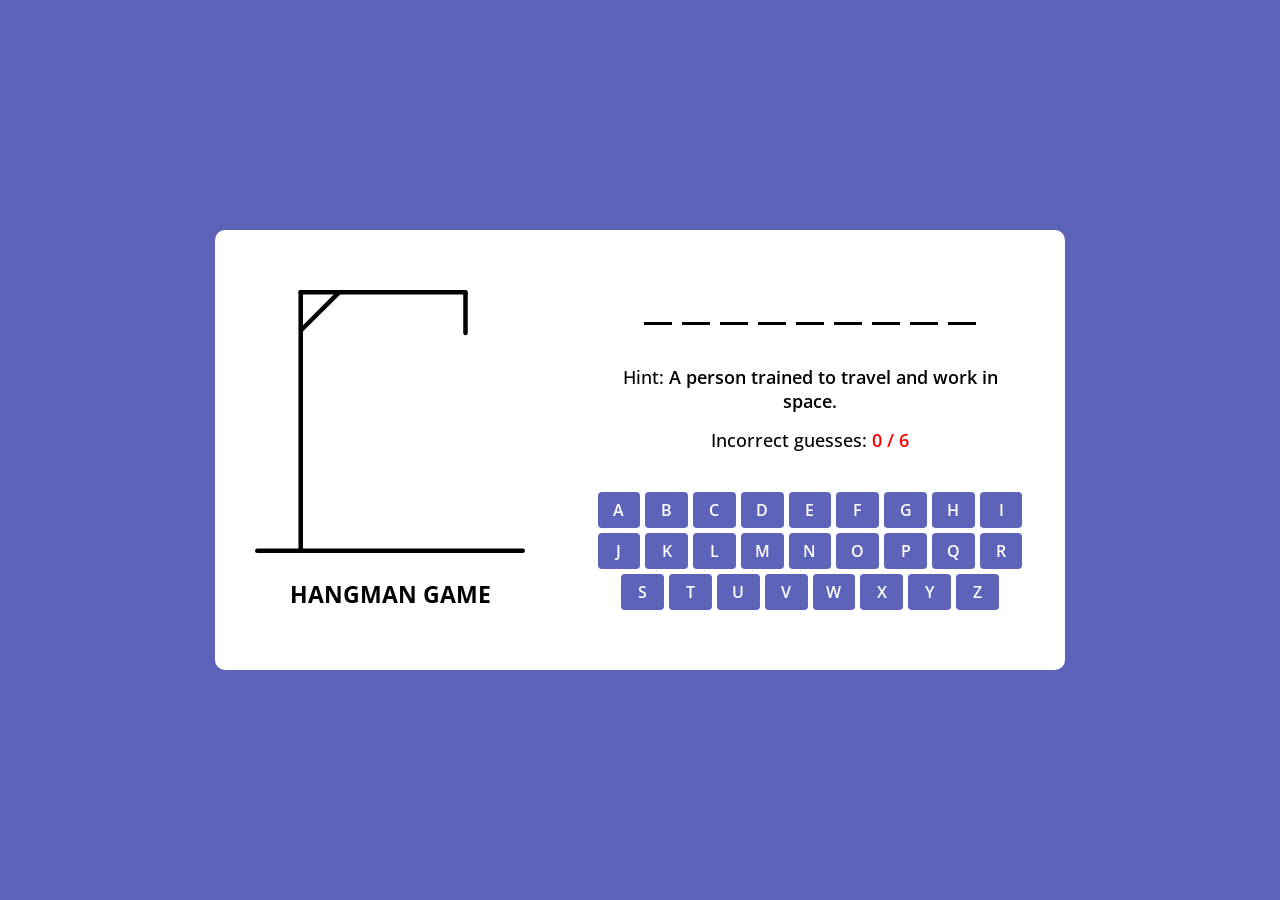
<file: hangman/index.html>
<!DOCTYPE html>
<html lang="en">
<head>
  <meta charset="UTF-8">
  <meta name="viewport" content="width=device-width, initial-scale=1.0">
  <title>Hangman</title>
  <link rel="preconnect" href="https://fonts.googleapis.com">
  <link rel="preconnect" href="https://fonts.gstatic.com" crossorigin>
  <link href="https://fonts.googleapis.com/css2?family=Open+Sans:wght@400;500;600;700&display=swap" rel="stylesheet">
  <link rel="stylesheet" href="style.css">
  <link rel="stylesheet" href="style768.css">
</head>
<body>
  <script src="words.js" defer></script>
  <script src="main.js" defer></script>
</body>
</html>
</file>
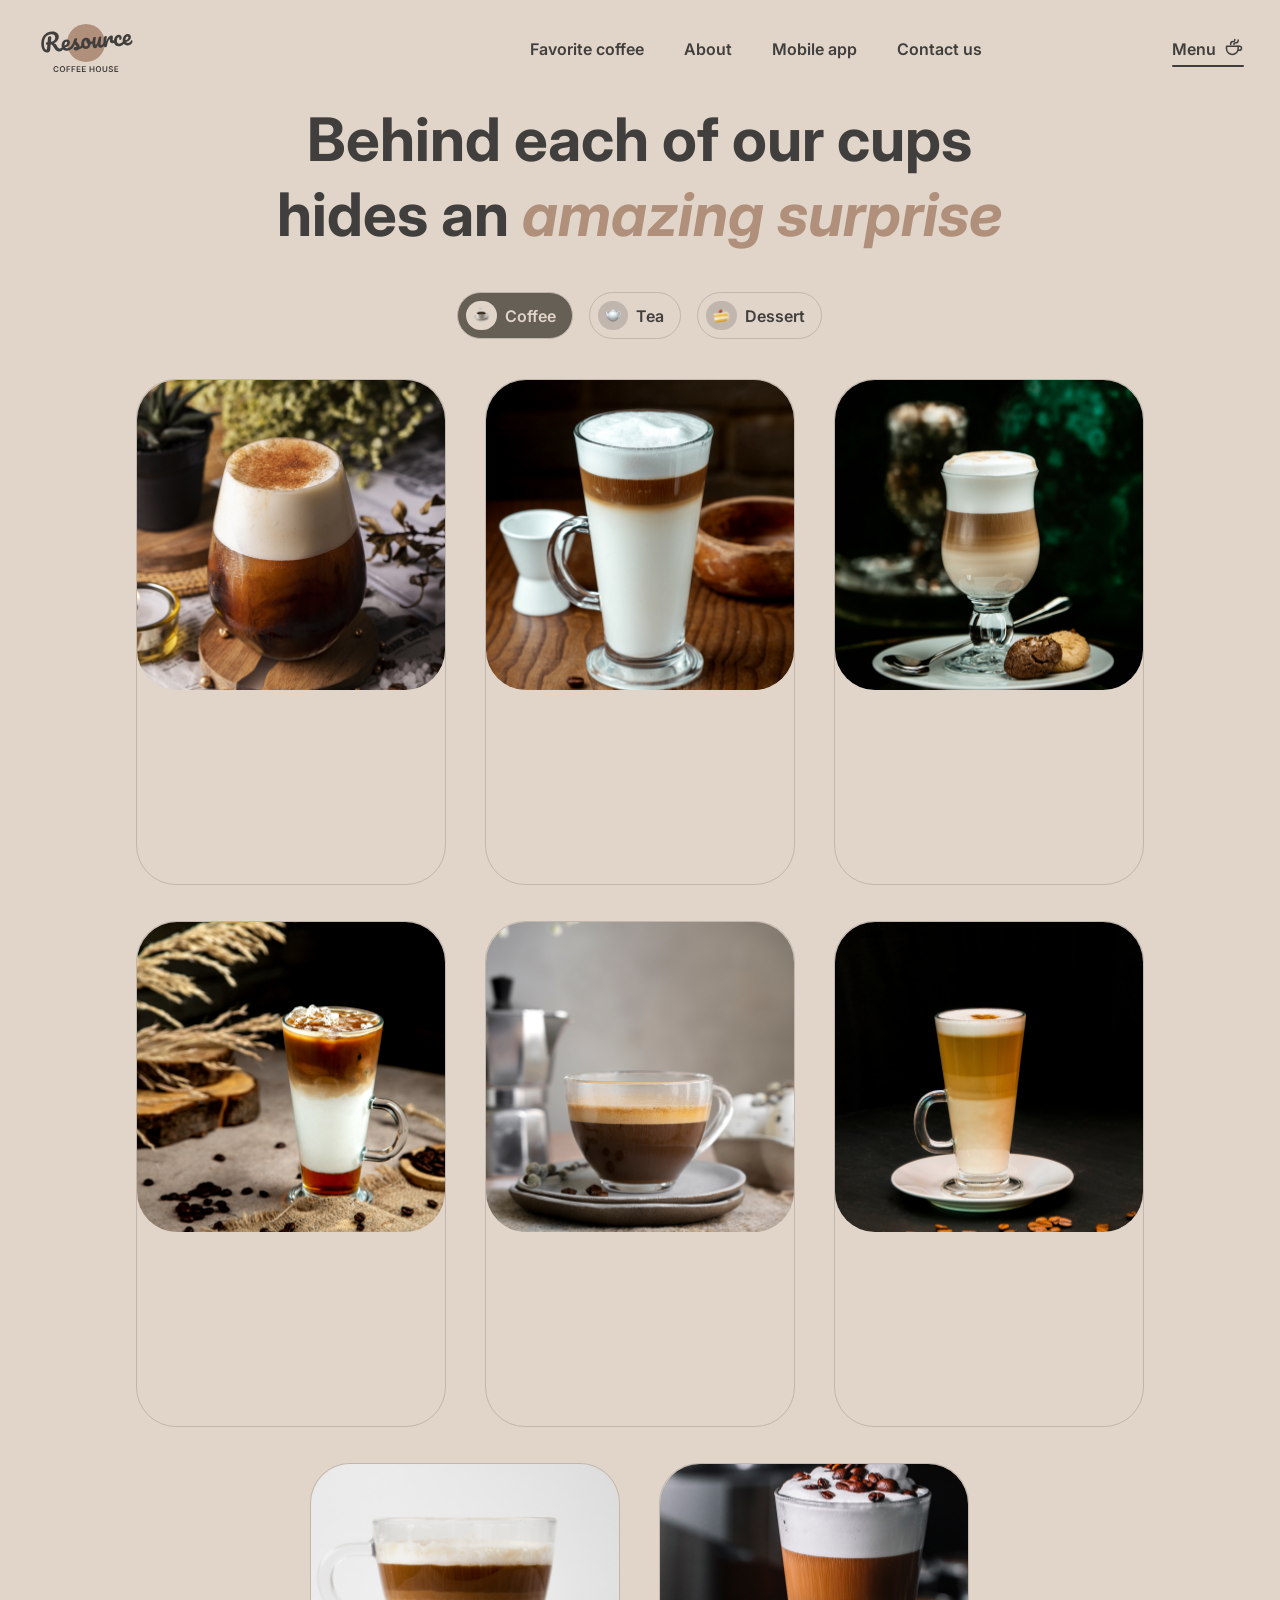
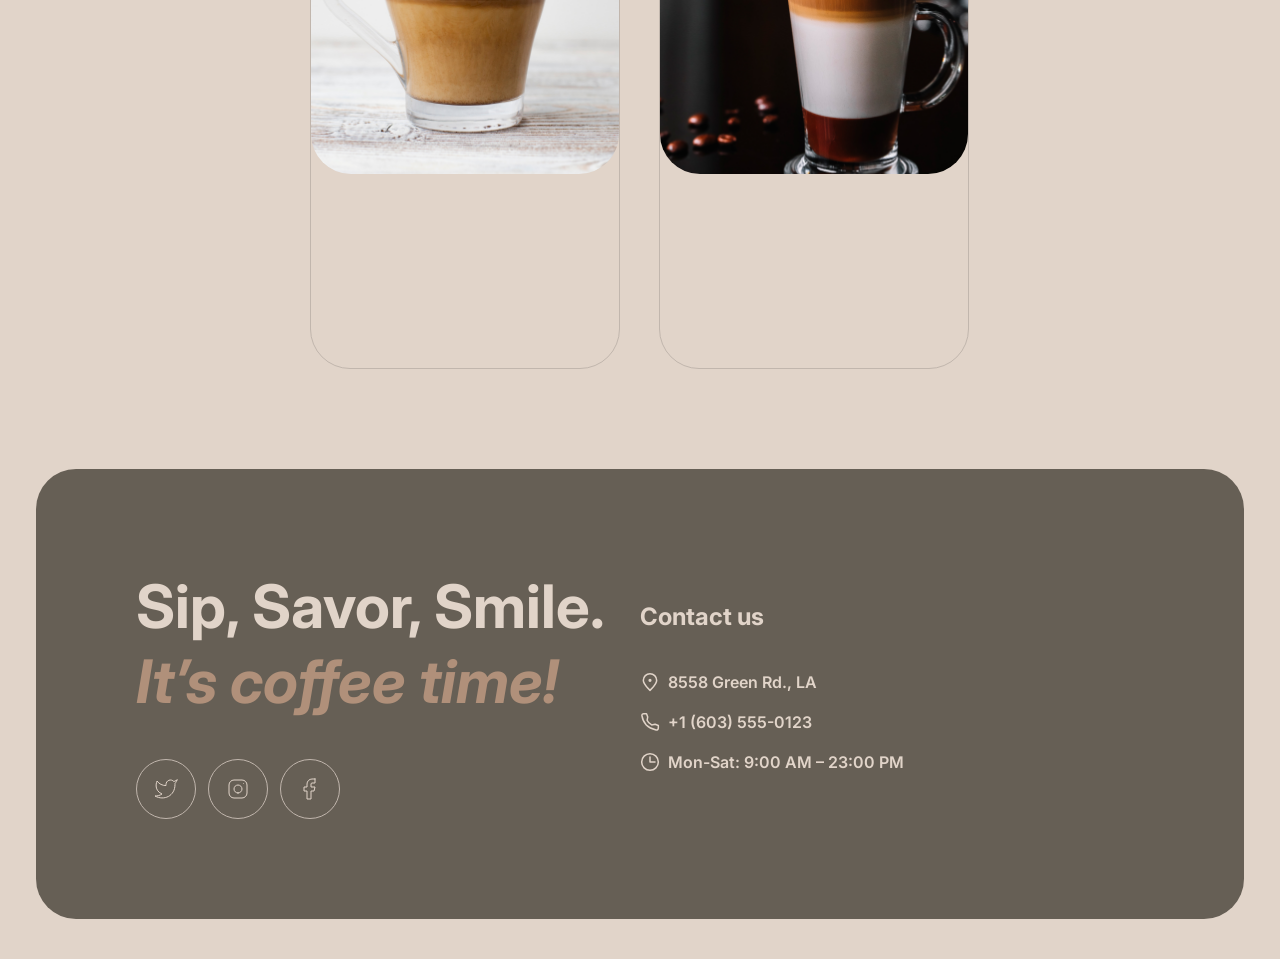
<file: coffee-house/pages/menu/indexMenu.html>
<!DOCTYPE html>
<html lang="en">
<head>
    <meta charset="UTF-8">
    <meta name="viewport" content="width=device-width, initial-scale=1.0">
    <title>Coffee House</title>
    <link rel="shortcut icon" href="../../assets/iconsImg/logo.svg" type="image/x-icon">
    <link rel="preconnect" href="https://fonts.googleapis.com">
    <link rel="preconnect" href="https://fonts.gstatic.com" crossorigin>
    <link href="https://fonts.googleapis.com/css2?family=Inter:wght@400;600&display=swap" rel="stylesheet">
    <!-- <link rel="stylesheet" href="styles/normalise.css"> -->
    <link rel="stylesheet" href="styles/styleMenu.css">
    <link rel="stylesheet" href="styles/styleMenu768.css">
    <link rel="stylesheet" href="styles/styleMenu380.css">
</head>
<body class="body">
    <!-- ================================ +Modal Window+ ================================-->
    <div class="modal-window__background">
        <div class="modal-window__wrapper">
            <div class="modal-window__container">
                <div class="modal-window__preview">
                    <div class="preview-box">
                        <img src="../../assets/smallImg/0.png" alt="preview">
                    </div>
                </div>

                <div class="modal-window__description">
                    <div class="description__title-box">
                        <p class="title-name">Irish coffee</p>
                        <p class="title-description">Fragrant black coffee with Jameson Irish whiskey and whipped milk</p>
                    </div>
                    
                    <div class="description__size">
                        <p class="size-text">Size</p>

                        <div class="size-buttons">
                            <div class="size-button__block">
                                <input type="radio" name="sizeButton" id="sizeS" class="size-button__input" checked>
                                <label class="button-block__label" for="sizeS">
                                    <span class="block-label__letter block-label__img">
                                        <span class="block-image">
                                            <span class="size-letter">S</span>
                                        </span>
                                    </span>
    
                                    <span class="block-label__text">
                                        <span class="block-text">200 ml</span>
                                    </span>
                                </label>                          
                            </div>
    
                            <div class="size-button__block">
                                <input type="radio" name="sizeButton" id="sizeM" class="size-button__input">
                                <label class="button-block__label" for="sizeM">
                                    <span class="block-label__letter block-label__img">
                                        <span class="block-image">
                                            <span class="size-letter">M</span>
                                        </span>
                                    </span>
    
                                    <span class="block-label__text">
                                        <span class="block-text">300 ml</span>
                                    </span>
                                </label>                           
                            </div>
    
                            <div class="size-button__block">
                                <input type="radio" name="sizeButton" id="sizeL" class="size-button__input">
                                <label class="button-block__label" for="sizeL">
                                    <span class="block-label__letter block-label__img">
                                        <span class="block-image">
                                            <span class="size-letter">L</span>
                                        </span>
                                    </span>
    
                                    <span class="block-label__text">
                                        <span class="block-text">400 ml</span>
                                    </span>
                                </label>                        
                            </div>
                        </div>
                    </div>

                    <div class="description__additives">
                        <p class="additives-text">Additives</p>

                        <div class="additives-buttons">
                            <div class="additives-button__block">
                                <input type="checkbox" name="additivesButton" id="1" class="additives-button__input">
                                <label class="button-block__label" for="1">
                                    <span class="block-label__letter block-label__img">
                                        <span class="block-image">
                                            <span class="size-letter">1</span>
                                        </span>
                                    </span>
    
                                    <span class="block-label__text">
                                        <span class="block-text">Sugar</span>
                                    </span>
                                </label>                          
                            </div>
    
                            <div class="additives-button__block">
                                <input type="checkbox" name="additivesButton" id="2" class="additives-button__input">
                                <label class="button-block__label" for="2">
                                    <span class="block-label__letter block-label__img">
                                        <span class="block-image">
                                            <span class="size-letter">2</span>
                                        </span>
                                    </span>
    
                                    <span class="block-label__text">
                                        <span class="block-text">Cinnamon</span>
                                    </span>
                                </label>                           
                            </div>
    
                            <div class="additives-button__block">
                                <input type="checkbox" name="additivesButton" id="3" class="additives-button__input">
                                <label class="button-block__label" for="3">
                                    <span class="block-label__letter block-label__img">
                                        <span class="block-image">
                                            <span class="size-letter">3</span>
                                        </span>
                                    </span>
    
                                    <span class="block-label__text">
                                        <span class="block-text">Syrup</span>
                                    </span>
                                </label>                        
                            </div>
                        </div>
                    </div>

                    <div class="description__total">
                        <p class="total-text">Total</p>
                        <p class="total-price">$<span class="price-number">7.00</span></p>
                    </div>

                    <div class="description__alert">
                        <div class="alert__image-block">
                            <div class="alert-image">
                                <img src="../../assets/iconsImg/info-empty.svg" alt="alert">
                            </div>
                        </div>

                        <p class="alert-text">The cost is not final. Download our mobile app to see the final price and place your order. Earn loyalty points and enjoy your favorite coffee with up to 20% discount.</p>
                    </div>

                    <div class="description__button-close">
                        <div class="button-close__text">
                            <p>Close</p>
                        </div>
                    </div>
                </div>
            </div>
        </div>
    </div>
    <!-- ================================ -Modal Window- ================================-->


    <div class="wrapper-1440">
        <header class="header">
            <div class="wrapper">
                <section class="heading">
                    <h1 class="heading__logo-container">
                        <a href="../../index.html" class="heading-logo__link">
                            <!-- <div class="logo-link__img"> -->
                                <img src="../../assets/iconsImg/logo.svg" alt="logo">
                            <!-- </div> -->
                        </a>
                    </h1>

                    <div class="heading__nav-container">
                        <nav class="nav-block">
                            <ul class="nav-block__list">
                                <li class="list-item">
                                    <a href="../../index.html#favorite" class="list-item__link">
                                        <p class="item-link__text">Favorite coffee</p>
                                    </a>
                                </li>

                                <li class="list-item">
                                    <a href="../../index.html#about" class="list-item__link">
                                        <p class="item-link__text">About</p>
                                    </a>
                                </li>

                                <li class="list-item">
                                    <a href="../../index.html#mobile" class="list-item__link">
                                        <p class="item-link__text">Mobile app</p>
                                    </a>
                                </li>

                                <li class="list-item">
                                    <a href="#contact" class="list-item__link">
                                        <p class="item-link__text">Contact us</p>
                                    </a>
                                </li>

                                <li class="list-item">
                                    <div class="heading__menu-container">
                                        <div class="menu-block">
                                            <a href="#" class="menu-block__link">
                                                <div class="block-link__text"><p class="link-text">Menu</p></div>
                                                <div class="block-link__img"><img src="../../assets/iconsImg/coffee-cup.svg" alt="cup" class="link-img"></div>
                                            </a>
                                        </div>
                                    </div>
                                </li>
                            </ul>
                        </nav>
                    </div>

                    <div class="heading__burger-button-conteiner">
                        <div class="heading__burger-button">
                            <div class="burger-button__line">
               
                            </div>
                        </div>
                    </div>
                </section>
            </div>
        </header>

        <main class="main">
            <div class="wrapper">
                <section class="menu">
                    <h2 class="menu-header">Behind each of our cups hides an <span class="text-accent">amazing surprise</span></h2>

                    <div class="menu-buttons">
                        <div class="menu-button__block">
                            <input type="radio" name="menuButton" id="coffee" class="menu-button__input" checked>
                            <label class="button-block__label" for="coffee">
                                <span class="block-label__img">
                                    <span class="block-image">
                                        <img src="../../assets/iconsImg/cup.svg" alt="cup">
                                    </span>
                                </span>

                                <span class="block-label__text">
                                    <span class="block-text">Coffee</span>
                                </span>
                            </label>                          
                        </div>

                        <div class="menu-button__block">
                            <input type="radio" name="menuButton" id="tea" class="menu-button__input">
                            <label class="button-block__label" for="tea">
                                <span class="block-label__img">
                                    <span class="block-image">
                                        <img src="../../assets/iconsImg/kettle.svg" alt="kettle">
                                    </span>
                                </span>

                                <span class="block-label__text">
                                    <span class="block-text">Tea</span>
                                </span>
                            </label>                           
                        </div>

                        <div class="menu-button__block">
                            <input type="radio" name="menuButton" id="dessert" class="menu-button__input">
                            <label class="button-block__label" for="dessert">
                                <span class="block-label__img">
                                    <span class="block-image">
                                        <img src="../../assets/iconsImg/dessert.svg" alt="dessert">
                                    </span>
                                </span>

                                <span class="block-label__text">
                                    <span class="block-text">Dessert</span>
                                </span>
                            </label>                        
                        </div>
                    </div>

                    <div class="menu__grid-container">
                        <!-- <div class="menu-container"> -->
                            <div class="menu-container__coffee menu-block active-menu-container">

                                <div class="card-block">
                                    <div class="block-img"></div>
                                    <div class="block-info">
                                        <p class="info-name"></p>
                                        <p class="info-description"></p>
                                        <p class="info-price"></p>
                                    </div>
                                </div>

                                <div class="card-block">
                                    <div class="block-img"></div>
                                    <div class="block-info">
                                        <p class="info-name"></p>
                                        <p class="info-description"></p>
                                        <p class="info-price"></p>
                                    </div>
                                </div>

                                <div class="card-block">
                                    <div class="block-img"></div>
                                    <div class="block-info">
                                        <p class="info-name"></p>
                                        <p class="info-description"></p>
                                        <p class="info-price"></p>
                                    </div>
                                </div>

                                <div class="card-block">
                                    <div class="block-img"></div>
                                    <div class="block-info">
                                        <p class="info-name"></p>
                                        <p class="info-description"></p>
                                        <p class="info-price"></p>
                                    </div>
                                </div>

                                <div class="card-block">
                                    <div class="block-img"></div>
                                    <div class="block-info">
                                        <p class="info-name"></p>
                                        <p class="info-description"></p>
                                        <p class="info-price"></p>
                                    </div>
                                </div>

                                <div class="card-block">
                                    <div class="block-img"></div>
                                    <div class="block-info">
                                        <p class="info-name"></p>
                                        <p class="info-description"></p>
                                        <p class="info-price"></p>
                                    </div>
                                </div>

                                <div class="card-block">
                                    <div class="block-img"></div>
                                    <div class="block-info">
                                        <p class="info-name"></p>
                                        <p class="info-description"></p>
                                        <p class="info-price"></p>
                                    </div>
                                </div>

                                <div class="card-block">
                                    <div class="block-img"></div>
                                    <div class="block-info">
                                        <p class="info-name"></p>
                                        <p class="info-description"></p>
                                        <p class="info-price"></p>
                                    </div>
                                </div>
                            </div>

                            <div class="menu-container__tea menu-block">
                                <div class="card-block">
                                    <div class="block-img"></div>
                                    <div class="block-info">
                                        <p class="info-name"></p>
                                        <p class="info-description"></p>
                                        <p class="info-price"></p>
                                    </div>
                                </div>

                                <div class="card-block">
                                    <div class="block-img"></div>
                                    <div class="block-info">
                                        <p class="info-name"></p>
                                        <p class="info-description"></p>
                                        <p class="info-price"></p>
                                    </div>
                                </div>

                                <div class="card-block">
                                    <div class="block-img"></div>
                                    <div class="block-info">
                                        <p class="info-name"></p>
                                        <p class="info-description"></p>
                                        <p class="info-price"></p>
                                    </div>
                                </div>

                                <div class="card-block">
                                    <div class="block-img"></div>
                                    <div class="block-info">
                                        <p class="info-name"></p>
                                        <p class="info-description"></p>
                                        <p class="info-price"></p>
                                    </div>
                                </div>
                            </div>

                            <div class="menu-container__dessert menu-block">
                                <div class="card-block">
                                    <div class="block-img"></div>
                                    <div class="block-info">
                                        <p class="info-name"></p>
                                        <p class="info-description"></p>
                                        <p class="info-price"></p>
                                    </div>
                                </div>

                                <div class="card-block">
                                    <div class="block-img"></div>
                                    <div class="block-info">
                                        <p class="info-name"></p>
                                        <p class="info-description"></p>
                                        <p class="info-price"></p>
                                    </div>
                                </div>

                                <div class="card-block">
                                    <div class="block-img"></div>
                                    <div class="block-info">
                                        <p class="info-name"></p>
                                        <p class="info-description"></p>
                                        <p class="info-price"></p>
                                    </div>
                                </div>

                                <div class="card-block">
                                    <div class="block-img"></div>
                                    <div class="block-info">
                                        <p class="info-name"></p>
                                        <p class="info-description"></p>
                                        <p class="info-price"></p>
                                    </div>
                                </div>

                                <div class="card-block">
                                    <div class="block-img"></div>
                                    <div class="block-info">
                                        <p class="info-name"></p>
                                        <p class="info-description"></p>
                                        <p class="info-price"></p>
                                    </div>
                                </div>

                                <div class="card-block">
                                    <div class="block-img"></div>
                                    <div class="block-info">
                                        <p class="info-name"></p>
                                        <p class="info-description"></p>
                                        <p class="info-price"></p>
                                    </div>
                                </div>

                                <div class="card-block">
                                    <div class="block-img"></div>
                                    <div class="block-info">
                                        <p class="info-name"></p>
                                        <p class="info-description"></p>
                                        <p class="info-price"></p>
                                    </div>
                                </div>

                                <div class="card-block">
                                    <div class="block-img"></div>
                                    <div class="block-info">
                                        <p class="info-name"></p>
                                        <p class="info-description"></p>
                                        <p class="info-price"></p>
                                    </div>
                                </div>                            
                            </div>
                        <!-- </div> -->
                    </div>

                    <div class="menu__refresh-button-container active-block">
                        <div class="refresh-button__block">
                            <div class="refresh-button-image">
                                <svg width="24" height="24" viewBox="0 0 24 24" fill="none" xmlns="http://www.w3.org/2000/svg">
                                    <path d="M21.8883 13.5C21.1645 18.3113 17.013 22 12 22C6.47715 22 2 17.5228 2 12C2 6.47715 6.47715 2 12 2C16.1006 2 19.6248 4.46819 21.1679 8" stroke="#403F3D" stroke-linecap="round" stroke-linejoin="round"/>
                                    <path d="M17 8H21.4C21.7314 8 22 7.73137 22 7.4V3" stroke="#403F3D" stroke-linecap="round" stroke-linejoin="round"/>
                                </svg>
                            </div>
                        </div>
                    </div>
                </section>
            </div>
        </main>

        <footer class="footer" id="contact">
            <div class="wrapper">
                <section class="footer-conteiner">
                    <div class="footer-block__offer">
                        <h2 class="footer-offer__header">Sip, Savor, Smile.<span class="text-accent"> It’s coffee time!</span></h2>
                        <div class="footer-offer__links">
                            <div class="offer-link">
                                <div class="link-block"><!--<img src="assets/iconsImg/twitter-light.svg" alt="twitter" class="link-image">-->
                                    <svg width="24" height="20" viewBox="0 0 24 20" fill="none" xmlns="http://www.w3.org/2000/svg">
                                        <path d="M23 1.01006C23 1.01006 20.9821 2.20217 19.86 2.54006C19.2577 1.84757 18.4573 1.35675 17.567 1.13398C16.6767 0.911216 15.7395 0.967251 14.8821 1.29451C14.0247 1.62177 13.2884 2.20446 12.773 2.96377C12.2575 3.72309 11.9877 4.62239 12 5.54006V6.54006C10.2426 6.58562 8.50127 6.19587 6.93101 5.4055C5.36074 4.61513 4.01032 3.44869 3 2.01006C3 2.01006 -1 11.0101 8 15.0101C5.94053 16.408 3.48716 17.109 1 17.0101C10 22.0101 21 17.0101 21 5.51006C20.9991 5.23151 20.9723 4.95365 20.92 4.68006C21.9406 3.67355 23 1.01006 23 1.01006Z" stroke="#E1D4C9" stroke-linecap="round" stroke-linejoin="round"/>
                                    </svg>
                                </div>
                            </div>

                            <div class="offer-link">
                                <div class="link-block"><!--<img src="assets/iconsImg/instagram-light.svg" alt="instagram" class="link-image">-->
                                    <svg width="24" height="24" viewBox="0 0 24 24" fill="none" xmlns="http://www.w3.org/2000/svg">
                                        <path d="M12 16C14.2091 16 16 14.2091 16 12C16 9.79086 14.2091 8 12 8C9.79086 8 8 9.79086 8 12C8 14.2091 9.79086 16 12 16Z" stroke="#E1D4C9" stroke-linecap="round" stroke-linejoin="round"/>
                                        <path d="M3 16V8C3 5.23858 5.23858 3 8 3H16C18.7614 3 21 5.23858 21 8V16C21 18.7614 18.7614 21 16 21H8C5.23858 21 3 18.7614 3 16Z" stroke="#E1D4C9"/>
                                        <path d="M17.5 6.51L17.51 6.49889" stroke="#E1D4C9" stroke-linecap="round" stroke-linejoin="round"/>
                                    </svg>
                                </div>
                            </div>

                            <div class="offer-link">
                                <div class="link-block"><!--<img src="assets/iconsImg/facebook-light.svg" alt="facebook" class="link-image">-->
                                    <svg width="13" height="22" viewBox="0 0 13 22" fill="none" xmlns="http://www.w3.org/2000/svg">
                                        <path d="M12 1H9C7.67392 1 6.40215 1.52678 5.46447 2.46447C4.52678 3.40215 4 4.67392 4 6V9H1V13H4V21H8V13H11L12 9H8V6C8 5.73478 8.10536 5.48043 8.29289 5.29289C8.48043 5.10536 8.73478 5 9 5H12V1Z" stroke="#E1D4C9" stroke-linecap="round" stroke-linejoin="round"/>
                                    </svg>
                                </div>
                            </div>
                        </div>
                    </div>

                    <div class="footer-block__contacts">
                        <h5 class="footer-contacts__header">Contact us</h5>
                        <div class="footer-contacts__item">
                            <a href="https://maps.app.goo.gl/dQ5XHi9CBuxwGQFS7" class="contacts-item">
                                <img src="../../assets/iconsImg/pin-alt.svg" alt="pin" class="item-img">
                                <p class="item-text">8558 Green Rd.,  LA</p>
                            </a> 
                        </div>

                        <div class="footer-contacts__item">
                            <a href="tel:+1(603)555-0123" class="contacts-item">
                                <img src="../../assets/iconsImg/phone.svg" alt="phone" class="item-img">
                                <p class="item-text">+1 (603) 555-0123</p>
                            </a>
                        </div>

                        <div class="footer-contacts__item">
                            <div class="contacts-item">
                                <img src="../../assets/iconsImg/clock.svg" alt="clock" class="item-img">
                                <p class="item-text">Mon-Sat: 9:00 AM – 23:00 PM</p>
                            </div>
                        </div>
                    </div>
                </section>
            </div>
        </footer>
    </div>

    <script type="module" src="scripts/menu.js"></script>
</body>
</html>
</file>
<file: hangman/style.css>
*
{
  margin: 0;
  padding: 0;
  box-sizing: border-box;
  font-family: 'Open Sans', sans-serif; 
}



body
{
  display: flex;
  align-items: center;
  justify-content: center;

  min-height: 100vh;
  padding: 0 10px;

  background: #5E63BA;
}

.main-container
{
  display: flex;
  align-items: end;
  gap: 70px;

  width: 850px;
  padding: 60px 40px;

  background: #FFFFFF;
  border-radius: 10px;
}

.hangman-box__img
{
  max-width: 270px;
}

.hangman-box__header
{
  margin-top: 20px;

  font-size: 1.45rem;
  text-align: center;
  text-transform: uppercase;
}

.words-display
{
  display: flex;
  align-items: center;
  justify-content: center;
  gap: 10px;

  list-style: none;
}

.letter
{
  width: 28px;
  margin-bottom: 40px;

  font-size: 2rem;
  font-weight: 600;
  text-transform: uppercase;
  text-align: center;

  border-bottom: 3px solid #000000;
}

.correct-guess
{
  margin: -40px 0 35px;
  border-color: transparent;
}

.hint-text,
.guesses-text,
.end-game__header
{
  margin-bottom: 15px;

  font-size: 1.1rem;
  font-weight: 500;
  text-align: center;
}

.hint-text__details,
.guesses-text__details,
.correct-word
{
  font-weight: 600;
}

.guesses-text__details
{
  color: #FF0000;
}

.keyboard
{
  display: flex;
  justify-content: center;
  gap: 5px;
  flex-wrap: wrap;

  margin-top: 40px;
}

.keyboard__btn
{
  width: calc(100% / 9 - 5px);
  padding: 7px;

  font-size: 1rem;
  font-weight: 600;
  color: #FFFFFF;
  text-transform: uppercase;

  background: #5E63BA;
  border-radius: 4px;
  border: none;

  cursor: pointer;
  outline: none;
}

.keyboard__btn[disabled]
{
  opacity: 0.6;
  pointer-events: none;
}

/* ================ + Modal Windows + ================ */
.modal-window
{
  position: fixed;
  left: 0;
  top: 0;

  width: 100%;
  height: 100%;
  padding: 0 10px;

  display: flex;
  align-items: center;
  justify-content: center;

  background: rgba(0, 0, 0, 0.6);

  opacity: 0;
  pointer-events: none;
  z-index: 999;
  transition: 0.3s;
}

.window__end-game
{
  width: 100%;
  max-width: 420px;
  padding: 30px;

  text-align: center;

  border-radius: 10px;
  background: #FFFFFF;
}

.end-game__header
{
  font-size: 1.53rem;
}

.end-game__text
{
  margin: 15px 0 30px;

  font-size: 1.15rem;
  font-weight: 500;
}

.correct-word
{
  color: #5E63BA;
}

.end-game__play-again-btn
{
  padding: 12px 23px;

  font-size: 1rem;
  font-weight: 600;
  color: #FFFFFF;
  text-transform: uppercase;

  background: #5E63BA;
  border-radius: 4px;
  border: none;

  cursor: pointer;
  outline: none;
}
/* ================ - Modal Windows - ================ */

/* ===================== + @media hover:hover + ===================== */
@media (hover: hover)
{
  .keyboard__btn:hover,
  .end-game__play-again-btn:hover
  {
    background: #8286c9;
  }
}
/* ===================== - @media hover:hover - ===================== */

/* ================ + Activators + ================ */
.active
{
  opacity: 1;
  pointer-events: auto;
}
/* ================ - Activators - ================ */
</file>
<file: hangman/style768.css>
@media (max-width: 768px)
{
  .main-container
  {
    flex-direction: column;
    align-items: center;

    padding: 30px 15px;
  }

  .hangman-box__img
  {
    max-width: 200px;
  }

  .hangman-box__header
  {
    display: none;
  }
}
</file>
<file: coffee-house/pages/menu/styles/styleMenu.css>
:root
{
    --text-dark: #403F3D;
    --text-light: #E1D4C9;
    --text-accent: #B0907A;

    --background-body: #E1D4C9;
    --background-container: #665F55;
    --background-backdrop: rgba(64, 63, 61, 0.80);

    --border-light: #C1B6AD;
    --border-dark: #665F55;

    --font-family: 'Inter', sans-serif;

    --font-weight-regular: 400;
    --font-weight-semiBold: 600;
}

/* ===================== +General+ ===================== */
*
{
    margin: 0;
    padding: 0;
    box-sizing: border-box;
    text-decoration: none;
    list-style-type: none;
}

html 
{
    scroll-behavior: smooth;
}

body
{
    font-family: var(--font-family);
    font-weight: var(--font-weight-semiBold);

    color: var(--text-dark);
    background-color: var(--background-body);
}

.wrapper-1440
{
    max-width: 1440px;
    margin: 0 auto;
}

.wrapper
{
    width: 94.44%;
    margin: 0 auto;
}

a
{
    position: relative;
    color: var(--text-dark);
}

a::after
{
    position: absolute;
    content: '';

    width: 100%;
    height: 2px;
    bottom: -4px;

    border-radius: 5px;
    background-color: var(--text-dark);

    transform: scaleX(0);
    transition: transform 0.6s
}

a:hover::after
{
    transform: scaleX(1);
}

.text-accent
{
    font-style: italic;
    color: var(--text-accent);
}

path
{
    transition: 0.6s;
}
/* ===================== -General- ===================== */

/* ===================== +Activators+ ===================== */
.active-heading
{
    position: fixed;
    top: 0;
    left: 0;
    right: 0;

    padding-left: 5.21%;
    padding-right: 5.21%;

    z-index: 999;
}

.activ-burger
{
    right: 0 !important;
}

.activ-burger__line::after
{
    top: -1px !important;
    transform: rotate(-45deg);
}

.activ-burger__line::before
{
    bottom: -1px !important;
    transform: rotate(45deg);
}

.active-offer
{
    margin-top: 101.2px !important;
}

.active-menu-container
{
    opacity: 1 !important;
    z-index: 998;
}

.active__menu-tea
{
    height: 506px;
}

.active__modal-window
{
    opacity: 1 !important;
    visibility: visible !important;
}

.disabling-scrolling
{
    overflow-y: hidden;
}
/* ===================== -Activators- ===================== */

/* ===================== +Modal Window+ ======================== */
.modal-window__background
{
    position: fixed;
    top: 0;
    bottom: 0;
    left: 0;
    right: 0;
    
    background-color: var(--background-backdrop);

    opacity: 0;
    visibility: hidden;
    transition: 0.6s;
    z-index: 1000;
}

.modal-window__wrapper
{
    display: flex;
    justify-content: center;
    align-items: center;

    width: 55.55%;
    height: 100%;
    margin: 0 auto;
}

.modal-window__container
{
    display: flex;

    width: 100%;
    padding: 16px;

    border-radius: 40px;
    background-color: var(--background-body);

    /* visibility: hidden; */
}

/* ----------------- +Preview-box+ ------------------ */
.preview-box
{
    width: 310px;
    height: 310px;
    border-radius: 40px;
    overflow: hidden;
}

.preview-box img
{
    width: 100%;
}

.modal-window__description
{
    display: flex;
    flex-direction: column;
    gap: 20px;

    padding-left: 20px;
}

.title-name
{
    font-size: 24px;
    font-weight: 600;
    line-height: 125%; /* 30px */
}

.title-description
{
    padding-top: 12px;

    font-size: 16px;
    font-weight: 400;
    line-height: 150%; /* 24px */
}

.description__size,
.description__additives
{
    display: flex;
    flex-direction: column;
    gap: 8px;
}

.size-text,
.additives-text
{
    font-size: 16px;
    font-weight: 400;
    line-height: 150%; /* 24px */
}

/* - - - - - - - - - - +Buttons Preview-box+ - - - - - - - - - - */
.size-buttons,
.additives-buttons
{
    display: flex;
    gap: 8px;
    flex-wrap: wrap;
}

.block-label__letter
{
    width: 29px;
    height: 29px;
    padding: 6px 9px 7px!important;
}

.size-letter
{
    font-size: 16px;
    font-weight: 600;
    color: var(--text-dark);
}
/* - - - - - - - - - - -Buttons Preview-box- - - - - - - - - - - */

.description__total
{
    display: flex;
    justify-content: space-between;

    font-size: 24px;
    font-weight: 600;
    line-height: 125%; /* 30px */
}

.description__alert
{
    display: flex;
    gap: 8px;

    padding: 12px 0;

    font-size: 10px;
    font-weight: 600;
    line-height: 140%; /* 14px */
}

.description__button-close
{
    display: flex;
    justify-content: center;

    padding: 10px 78px;

    font-size: 16px;
    font-weight: 600;
    line-height: 150%; /* 24px */

    border-radius: 100px;
    border: 1px solid var(--border-dark);
    transition: 0.6s;
    cursor: pointer;
}

.description__button-close:hover
{
    color: var(--text-light);
    background-color: var(--background-container);
}
/* ===================== -Modal Window- ======================== */

/* ===================== +Heading section+ ===================== */
.heading
{
    display: flex;
    justify-content: space-between;
    align-items: center;

    /* margin-top: 18px; */
    padding-top: 18px;

    font-size: 16px;
    font-style: normal;
    line-height: 150%; /* 24px */

    background-color: var(--background-body);
}

.heading-logo__link::after
{
    content: '';
    width: 0px;
    opacity: 0;
}


.nav-block__list
{
    display: flex;
    justify-content: center;
    gap: 40px;

}

.heading__menu-container
{
    margin-left: 326px;
}

.menu-block__link
{
    display: flex;
    gap: 8px;
    cursor: default;
}

.menu-block__link::after
{
    transform: scaleX(1);
}

.heading__burger-button-conteiner
{
    display: none;
    cursor: pointer;
}

.heading__burger-button
{
    display: flex;
    justify-content: center;
    align-items: center;

    width: 44px;
    height: 44px;

    border: 1px solid var(--border-dark);
    border-radius: 100px;
}

.burger-button__line
{
    position: relative;
    width: 16px;
}

.burger-button__line::after,
.burger-button__line::before
{
    position: absolute;
    content: '';

    width: 16px;
    height: 1.5px;

    border-radius: 2px;
    background-color: var(--text-dark);
    transition: 0.6s;
}

.burger-button__line::after
{
    top: -4px;
}

.burger-button__line::before
{
    bottom: -5.5px;
}
/* ===================== -Heading section- ===================== */

/* ===================== +Menu section+ ===================== */
.menu
{
    display: flex;
    flex-direction: column;
    align-items: center;
    gap: 40px;

    margin-top: 20px;
}

.menu-header
{
    width: 800px;

    text-align: center;
    font-size: 60px;
    line-height: 125%; /* 75px */
}

/* ----------------- +Buttons block+ ------------------ */
.menu-buttons
{
    display: flex;
    gap: 16px;
}

.button-block__label
{
    display: flex;
    align-items: center;
    gap: 8px;

    padding: 8px 16px 8px 8px;

    border-radius: 100px;
    border: 1px solid var(--border-light);
    cursor: pointer;
    transition: 0.6s;
}

.block-label__img
{
    display: flex;
    justify-content: center;
    align-items: center;
    padding: 6px 7px;

    border-radius: 100px;
    background-color: var(--border-light);
    transition: 0.6s;
}

.block-image
{
    height: 17px;
}

.block-text
{
    font-size: 16px;
    line-height: 150%; /* 24px */
    transition: 0.1s;
}

.button-block__label:hover,
input:checked ~ .button-block__label
{
    background-color: var(--background-container);
}

.button-block__label:hover .block-label__img,
input:checked ~ .button-block__label .block-label__img
{
    background-color: var(--background-body);
}

.button-block__label:hover,
input:checked ~ .button-block__label
{
    color: var(--text-light);
}

input
{
    display: none;
}

input:checked ~ .button-block__label
{
    cursor: default;
}
/* ----------------- =Buttons block= ------------------ */

.menu__grid-container
{
    display: grid;
    grid-template-columns: 100%;
    grid-template-rows: 100%;

    width: 100%;
}

.menu-container__coffee,
.menu-container__tea,
.menu-container__dessert
{
    display: flex;
    flex-wrap: wrap;
    column-gap: 39px;
    row-gap: 36px;

    grid-column: 1 / 2;
    grid-row: 1 / 2;

    opacity: 0;
    transition: 0.6s;
}

.card-block
{
    display: flex;
    flex-direction: column;
    width: 310px;
    height: 506px;

    border-radius: 40px;
    border: 1px solid var(--border-light);
    cursor: pointer;
}

.block-img
{
    height: 310px;
    
    border-radius: 40px;
    background-position: center;
    background-size: 110%;

    pointer-events: none;
    overflow: hidden;
    transition: 0.6s;
}

.card-block:hover .block-img
{
    background-size: 101%;
}

.menu-container__coffee .card-block:nth-of-type(1) .block-img
{background-image: url(../../../assets/smallImg/0.png);}
.menu-container__coffee .card-block:nth-of-type(2) .block-img
{background-image: url(../../../assets/smallImg/1.png);}
.menu-container__coffee .card-block:nth-of-type(3) .block-img
{background-image: url(../../../assets/smallImg/2.png);}
.menu-container__coffee .card-block:nth-of-type(4) .block-img
{background-image: url(../../../assets/smallImg/3.png);}
.menu-container__coffee .card-block:nth-of-type(5) .block-img
{background-image: url(../../../assets/smallImg/4.png);}
.menu-container__coffee .card-block:nth-of-type(6) .block-img
{background-image: url(../../../assets/smallImg/5.png);}
.menu-container__coffee .card-block:nth-of-type(7) .block-img
{background-image: url(../../../assets/smallImg/6.png);}
.menu-container__coffee .card-block:nth-of-type(8) .block-img
{background-image: url(../../../assets/smallImg/7.png);}

.menu-container__tea .card-block:nth-of-type(1) .block-img
{background-image: url(../../../assets/smallImg/8.png);}
.menu-container__tea .card-block:nth-of-type(2) .block-img
{background-image: url(../../../assets/smallImg/9.png);}
.menu-container__tea .card-block:nth-of-type(3) .block-img
{background-image: url(../../../assets/smallImg/10.png);}
.menu-container__tea .card-block:nth-of-type(4) .block-img
{background-image: url(../../../assets/smallImg/11.png);}

.menu-container__dessert .card-block:nth-of-type(1) .block-img
{background-image: url(../../../assets/smallImg/12.png);}
.menu-container__dessert .card-block:nth-of-type(2) .block-img
{background-image: url(../../../assets/smallImg/13.png);}
.menu-container__dessert .card-block:nth-of-type(3) .block-img
{background-image: url(../../../assets/smallImg/14.png);}
.menu-container__dessert .card-block:nth-of-type(4) .block-img
{background-image: url(../../../assets/smallImg/15.png);}
.menu-container__dessert .card-block:nth-of-type(5) .block-img
{background-image: url(../../../assets/smallImg/16.png);}
.menu-container__dessert .card-block:nth-of-type(6) .block-img
{background-image: url(../../../assets/smallImg/17.png);}
.menu-container__dessert .card-block:nth-of-type(7) .block-img
{background-image: url(../../../assets/smallImg/18.png);}
.menu-container__dessert .card-block:nth-of-type(8) .block-img
{background-image: url(../../../assets/smallImg/19.png);}

.block-info
{
    display: flex;
    flex-direction: column;
    flex-grow: 1;

    padding: 20px;
    
    pointer-events: none;
}

.info-name
{
    margin-bottom: 12px;

    font-size: 24px;
    line-height: 125%; /* 30px */
}

.info-description
{
    margin-bottom: 12px;

    font-size: 16px;
    font-weight: 400;
    line-height: 150%; /* 24px */
}

.info-price
{
    margin-top: auto;
    font-size: 24px;
    line-height: 125%; /* 30px */
}

.menu__refresh-button-container
{
    display: none;
}

.refresh-button__block
{
    display: flex;
    justify-content: center;
    align-items: center;

    width: 60px;
    height: 60px;

    border-radius: 100px;
    border: 1px solid var(--border-dark);

    transition: 0.6s;
    cursor: pointer;
}

.refresh-button-image
{
    padding-top: 4px;
}

.refresh-button__block:hover
{
    background-color: var(--background-container);
}

/* ===================== -Menu section- ===================== */

/* ===================== +Footer section+ ===================== */
.footer
{
    margin-top: 100px;
    margin-bottom: 40px;
    
}

.footer-conteiner
{
    display: flex;
    justify-content: space-between;
    align-items: center;
    padding: 100px;

    color: var(--text-light);
    border-radius: 40px;
    background-color: var(--background-container);
}

.footer-block__offer,
.footer-block__contacts
{
    display: flex;
    flex-direction: column;

    width: 530px;
}

.footer-block__offer
{
    gap: 40px;
}

.footer-offer__header
{
    font-size: 60px;
    line-height: 125%; /* 75px */
}

.footer-offer__links
{
    display: flex;
    gap: 12px;
}

.offer-link
{
    display: flex;
    justify-content: center;
    align-items: center;

    width: 60px;
    height: 60px;

    border-radius: 100px;
    border: 1px solid var(--border-light);
    transition: 0.6s;
    cursor: pointer;
}

.link-block
{
    padding-top: 4px;
}

.offer-link:hover path
{
    stroke: var(--text-dark);
}

.offer-link:hover
{
    background-color: var(--background-body);
}

.footer-block__contacts
{
    align-items: start;
}

.footer-contacts__header
{
    margin-top: 5px;
    margin-bottom: 40px;

    font-size: 24px;
    line-height: 125%; /* 30px */
}

.footer-contacts__item
{
    margin-bottom: 20px;
}

.contacts-item
{
    display: flex;
    gap: 8px;

    color: var(--text-light);
}

.contacts-item:nth-of-type(1)::after,
.contacts-item:nth-of-type(2)::after
{
    bottom: -6px;
    background-color: var(--text-light);
}
/* ===================== -Footer section- ===================== */
                                /*  */
                                /*  */
                                /*  */
                                /*  */
/* ===================== @media hover:none ===================== */
@media (hover: none)
{
    a:hover::after
    {
        transform: scaleX(0);
    }

    .description__button-close:hover
    {
        color: var(--text-dark);
        background-color: var(--background-body);
    }

    .button-block__label:hover
    {
        background-color: var(--background-body);
    }

    .button-block__label:hover .block-label__img
    {
        background-color: var(--border-light);
    }

    .button-block__label:hover
    {
        color: var(--text-dark);
    }

    .card-block:hover .block-img
    {
        background-size: 110%;
    }
        
    .refresh-button__block:hover
    {
        background-color: var(--background-body);
    }
    
    .offer-link:hover path
    {
        stroke: var(--background-body);
    }

    .offer-link:hover
    {
        background-color: var(--background-container);
    }
}
</file>
<file: coffee-house/pages/menu/styles/styleMenu768.css>
@media (max-width: 1439px)
{
    /* ===================== +Activators+ ===================== */
    .active__menu-tea
    {
        height: 1052px;
    }
    /* - - - - - - - - - - - - - - - - - - - - - - - - - - - - - -*/

    /* ===================== +Modal Window+ ======================== */
    .modal-window__wrapper
    {
        width: 89.58%;
    }
    /* - - - - - - - - - - - - - - - - - - - - - - - - - - - - - -*/

    .heading__menu-container
    {
        margin-left: 150px;
    }

    .menu-block
    {
        justify-content: center;
    }    
}

@media (max-width: 768px)
{
    .wrapper
    {
        width: 89.58%;
    }

    /* ===================== +Activators+ ===================== */
    .active-block
    {
        display: block;
    }

    .active__full-height
    {
        height: auto !important;
    }
    /* - - - - - - - - - - - - - - - - - - - - - - - - - - - - - -*/

    /* ===================== +Heading section+ ===================== */
    .heading__nav-container
    {
        position: fixed;
        top: 80px;
        right: -100%;

        width: 100%;
        padding: 80px 40px 60px;

        /* border: 1px solid red; */
        background-color: #E1D4C9;

        transition: 0.6s;
        z-index: 999;
    }

    .nav-block__list
    {
        flex-direction: column;
        align-items: center;
        gap: 60px;

        font-size: 32px;
        font-weight: 600;
        line-height: 125%; /* 40px */
    }

    .heading__menu-container
    {
        margin-top: 40px;
        margin-bottom: 324px;
        margin-left: 0;
    }

    .menu-block__link
    {
        gap: 16px;
    }

    .block-link__img
    {
        width: 40px;
        height: 40px;
    }

    .block-link__img img
    {
        width: 100%;
        /* height: 40px; */
    }

    .heading__burger-button-conteiner
    {
        display: initial;
    }

    /* ===================== +Menu section+ ===================== */
    .menu-header
    {
        width: 100%;
    }

    .menu-container__coffee,
    .menu-container__tea,
    .menu-container__dessert
    {
        justify-content: center;

        height: 1052px;

        overflow: hidden;
    }

    /* ===================== +Footer section+ ===================== */
    .footer-conteiner
    {
        flex-direction: column;
        align-items: start;
        gap: 100px;

        padding: 100px 60px;
    }

}
</file>
<file: coffee-house/pages/menu/styles/styleMenu380.css>
@media (max-width: 700px)
{
    /* ===================== +Activators+ ===================== */
    .active-heading
    {
        padding-left: 4.21%;
        padding-right: 4.21%;
    }

    .active__menu-tea
    {
        height: auto;
    }
    /* - - - - - - - - - - - - - - - - - - - - - - - - - - - - - -*/

    /* ===================== +Modal Window+ ======================== */
    .modal-window__wrapper
    {
        width: 90%;
    }

    .modal-window__preview
    {
        display: none;
    }

    .modal-window__description
    {
        padding-left: 0;
    }
    /* - - - - - - - - - - - - - - - - - - - - - - - - - - - - - -*/
    .wrapper
    {
        width: 91.57%;
    }

    /* ===================== +Menu section+ ===================== */
    .menu-header
    {
        font-size: 32px;
    }

    .menu-buttons
    {
        gap: 8px;
    }

    .menu-block
    {
        height: 2144px;
        row-gap: 40px;
    }

    /* ===================== +Footer section+ ===================== */
    .footer-conteiner
    {
        gap: 40px;
        padding: 60px 16px;
    }

    .footer-block__offer,
    .footer-block__contacts
    {
        width: 100%;
    }

    .footer-offer__header
    {
        font-size: 32px;
    }
}
</file>
